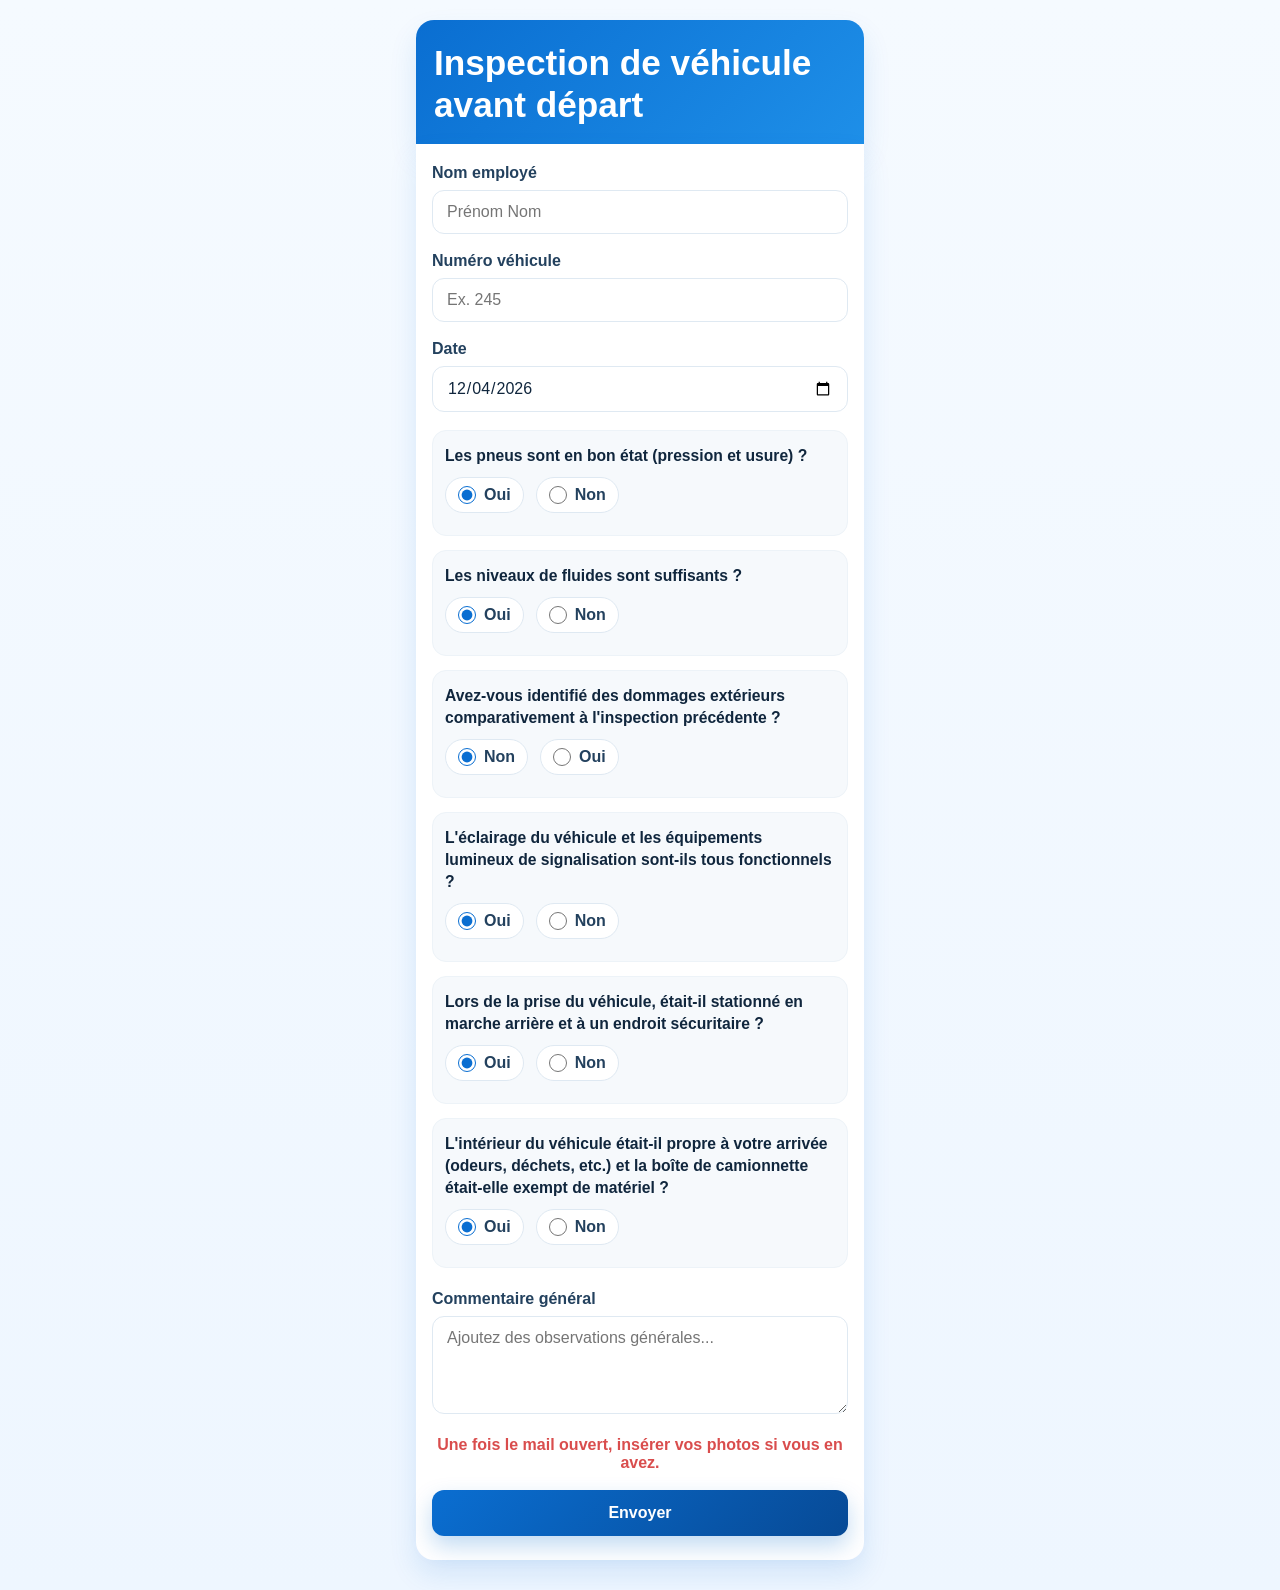
<file: index.html>
<!DOCTYPE html>
<html lang="fr">
  <head>
    <meta charset="UTF-8" />
    <meta name="viewport" content="width=device-width, initial-scale=1.0" />
    <title>Inspection de véhicule avant départ</title>
    <link rel="stylesheet" href="styles.css" />
  </head>
  <body>
    <main class="app-shell">
      <header class="header">
        <h1>Inspection de véhicule avant départ</h1>
      </header>

      <form id="inspectionForm" novalidate>
        <div class="field-group">
          <label for="employeeName">Nom employé</label>
          <input id="employeeName" name="employeeName" type="text" placeholder="Prénom Nom" required />
        </div>

        <div class="field-group">
          <label for="vehicleNumber">Numéro véhicule</label>
          <input id="vehicleNumber" name="vehicleNumber" type="text" placeholder="Ex. 245" required />
        </div>

        <div class="field-group">
          <label for="inspectionDate">Date</label>
          <input id="inspectionDate" name="inspectionDate" type="date" required />
        </div>

        <section class="questions" aria-label="Questions d'inspection">
          <div class="question" data-question="1">
            <p class="question-text">Les pneus sont en bon état (pression et usure) ?</p>
            <div class="answer-options" role="radiogroup" aria-label="Les pneus sont en bon état">
              <label class="choice">
                <input type="radio" name="q1" value="Oui" checked />
                <span>Oui</span>
              </label>
              <label class="choice">
                <input type="radio" name="q1" value="Non" />
                <span>Non</span>
              </label>
            </div>
            <div class="comment-box hidden">
              <label for="q1Comment">Commentaire</label>
              <textarea id="q1Comment" name="q1Comment" rows="2" placeholder="Détails du problème..."></textarea>
            </div>
          </div>

          <div class="question" data-question="2">
            <p class="question-text">Les niveaux de fluides sont suffisants ?</p>
            <div class="answer-options" role="radiogroup" aria-label="Les niveaux de fluides sont suffisants">
              <label class="choice">
                <input type="radio" name="q2" value="Oui" checked />
                <span>Oui</span>
              </label>
              <label class="choice">
                <input type="radio" name="q2" value="Non" />
                <span>Non</span>
              </label>
            </div>
            <div class="comment-box hidden">
              <label for="q2Comment">Commentaire</label>
              <textarea id="q2Comment" name="q2Comment" rows="2" placeholder="Détails du problème..."></textarea>
            </div>
          </div>

          <div class="question" data-question="3" data-comment-answer="Oui">
            <p class="question-text">Avez-vous identifié des dommages extérieurs comparativement à l'inspection précédente ?</p>
            <div class="answer-options" role="radiogroup" aria-label="Dommages extérieurs identifiés">
              <label class="choice">
                <input type="radio" name="q3" value="Non" checked />
                <span>Non</span>
              </label>
              <label class="choice">
                <input type="radio" name="q3" value="Oui" />
                <span>Oui</span>
              </label>
            </div>
            <div class="comment-box hidden">
              <label for="q3Comment">Commentaire</label>
              <textarea id="q3Comment" name="q3Comment" rows="2" placeholder="Détails du problème..."></textarea>
            </div>
          </div>

          <div class="question" data-question="4">
            <p class="question-text">L'éclairage du véhicule et les équipements lumineux de signalisation sont-ils tous fonctionnels ?</p>
            <div class="answer-options" role="radiogroup" aria-label="Les feux et la signalisation fonctionnent correctement">
              <label class="choice">
                <input type="radio" name="q4" value="Oui" checked />
                <span>Oui</span>
              </label>
              <label class="choice">
                <input type="radio" name="q4" value="Non" />
                <span>Non</span>
              </label>
            </div>
            <div class="comment-box hidden">
              <label for="q4Comment">Commentaire</label>
              <textarea id="q4Comment" name="q4Comment" rows="2" placeholder="Détails du problème..."></textarea>
            </div>
          </div>

          <div class="question" data-question="5">
            <p class="question-text">Lors de la prise du véhicule, était-il stationné en marche arrière et à un endroit sécuritaire ?</p>
            <div class="answer-options" role="radiogroup" aria-label="Stationnement en marche arrière et endroit sécuritaire">
              <label class="choice">
                <input type="radio" name="q5" value="Oui" checked />
                <span>Oui</span>
              </label>
              <label class="choice">
                <input type="radio" name="q5" value="Non" />
                <span>Non</span>
              </label>
            </div>
            <div class="comment-box hidden">
              <label for="q5Comment">Commentaire</label>
              <textarea id="q5Comment" name="q5Comment" rows="2" placeholder="Détails du problème..."></textarea>
            </div>
          </div>

          <div class="question" data-question="6">
            <p class="question-text">L'intérieur du véhicule était-il propre à votre arrivée (odeurs, déchets, etc.) et la boîte de camionnette était-elle exempt de matériel ?</p>
            <div class="answer-options" role="radiogroup" aria-label="Propreté intérieur et compartiment arrière">
              <label class="choice">
                <input type="radio" name="q6" value="Oui" checked />
                <span>Oui</span>
              </label>
              <label class="choice">
                <input type="radio" name="q6" value="Non" />
                <span>Non</span>
              </label>
            </div>
            <div class="comment-box hidden">
              <label for="q6Comment">Commentaire</label>
              <textarea id="q6Comment" name="q6Comment" rows="2" placeholder="Détails du problème..."></textarea>
            </div>
          </div>
        </section>

        <div class="field-group">
          <label for="generalComment">Commentaire général</label>
          <textarea id="generalComment" name="generalComment" rows="4" placeholder="Ajoutez des observations générales..."></textarea>
        </div>

        <p class="photo-notice">Une fois le mail ouvert, insérer vos photos si vous en avez.</p>

        <button type="submit" class="primary-button">Envoyer</button>
      </form>
    </main>

    <script src="script.js"></script>
  </body>
</html>
</file>
<file: styles.css>
:root {
  --primary: #0a6ed1;
  --primary-dark: #074a96;
  --primary-soft: #e8f3ff;
  --neutral-100: #f6f9fc;
  --neutral-200: #edf3f8;
  --neutral-300: #dfe9f2;
  --neutral-700: #23415e;
  --neutral-900: #10263d;
  --danger: #d94d4d;
  --success: #2e9b6c;
  --shadow: 0 14px 28px rgba(10, 110, 209, 0.12);
}

* {
  box-sizing: border-box;
}

html {
  font-size: 16px;
}

body {
  margin: 0;
  min-height: 100vh;
  font-family: "Segoe UI", Tahoma, Geneva, Verdana, sans-serif;
  background: linear-gradient(180deg, #f5faff 0%, #eef6ff 100%);
  color: var(--neutral-900);
}

button,
input,
textarea {
  font: inherit;
}

.app-shell {
  max-width: 480px;
  margin: 0 auto;
  padding: 20px 16px 30px;
}

.header {
  background: linear-gradient(135deg, var(--primary) 0%, #1e8fe8 100%);
  border-radius: 18px 18px 0 0;
  padding: 22px 18px 18px;
  color: #fff;
  box-shadow: var(--shadow);
}

.brand-block {
  display: inline-flex;
  align-items: center;
  gap: 8px;
  font-weight: 700;
  letter-spacing: 0.08em;
  margin-bottom: 10px;
}

.brand-mark {
  display: inline-flex;
  align-items: center;
  justify-content: center;
  width: 28px;
  height: 28px;
  border-radius: 8px;
  background: rgba(255, 255, 255, 0.2);
  border: 1px solid rgba(255, 255, 255, 0.3);
}

.header h1 {
  margin: 0;
  font-size: clamp(1.5rem, 2vw + 0.8rem, 2.2rem);
  line-height: 1.2;
}

#inspectionForm {
  background: #ffffff;
  border-radius: 0 0 18px 18px;
  padding: 20px 16px 24px;
  box-shadow: var(--shadow);
}

.field-group {
  margin-bottom: 18px;
}

label {
  display: block;
  margin-bottom: 8px;
  font-weight: 600;
  color: var(--neutral-700);
}

input[type="text"],
input[type="date"],
textarea {
  width: 100%;
  border: 1px solid var(--neutral-300);
  border-radius: 12px;
  background: #fff;
  padding: 12px 14px;
  color: var(--neutral-900);
  transition: border-color 0.2s ease, box-shadow 0.2s ease;
}

input[type="text"]:focus,
input[type="date"]:focus,
textarea:focus {
  outline: none;
  border-color: var(--primary);
  box-shadow: 0 0 0 4px rgba(10, 110, 209, 0.12);
}

textarea {
  min-height: 88px;
  resize: vertical;
}

.questions {
  margin: 10px 0 22px;
}

.question {
  background: var(--neutral-100);
  border: 1px solid var(--neutral-200);
  border-radius: 14px;
  padding: 14px 12px;
  margin-bottom: 14px;
}

.question-text {
  margin: 0 0 10px;
  font-size: 0.98rem;
  font-weight: 600;
  line-height: 1.4;
  color: var(--neutral-900);
}

.answer-options {
  display: flex;
  gap: 12px;
  flex-wrap: wrap;
}

.choice {
  display: inline-flex;
  align-items: center;
  gap: 8px;
  padding: 8px 12px;
  border: 1px solid var(--neutral-300);
  border-radius: 999px;
  background: #fff;
  font-weight: 600;
  color: var(--neutral-700);
  cursor: pointer;
}

.choice input {
  accent-color: var(--primary);
  width: 18px;
  height: 18px;
  margin: 0;
}

.comment-box {
  margin-top: 12px;
}

.hidden {
  display: none;
}

.primary-button,
.secondary-button {
  border: none;
  border-radius: 12px;
  cursor: pointer;
  font-weight: 700;
  transition: transform 0.15s ease, box-shadow 0.2s ease;
}

.primary-button {
  width: 100%;
  padding: 14px 16px;
  background: linear-gradient(135deg, var(--primary) 0%, var(--primary-dark) 100%);
  color: white;
  box-shadow: 0 10px 22px rgba(10, 110, 209, 0.25);
}

.secondary-button {
  padding: 10px 14px;
  background: var(--primary-soft);
  color: var(--primary-dark);
  border: 1px solid rgba(10, 110, 209, 0.2);
}

.primary-button:hover,
.secondary-button:hover {
  transform: translateY(-1px);
}

.info-text {
  margin: 10px 0 0;
  color: var(--neutral-700);
  font-size: 0.86rem;
  line-height: 1.5;
}

.photo-notice {
  margin: 0 0 18px;
  font-weight: 600;
  color: var(--danger);
  text-align: center;
}

@media (max-width: 420px) {
  .app-shell {
    padding-left: 12px;
    padding-right: 12px;
  }

  .header {
    padding-left: 16px;
    padding-right: 16px;
  }

  #inspectionForm {
    padding-left: 12px;
    padding-right: 12px;
  }

  .answer-options {
    flex-direction: column;
    align-items: stretch;
  }

  .choice {
    justify-content: center;
  }
}
</file>
